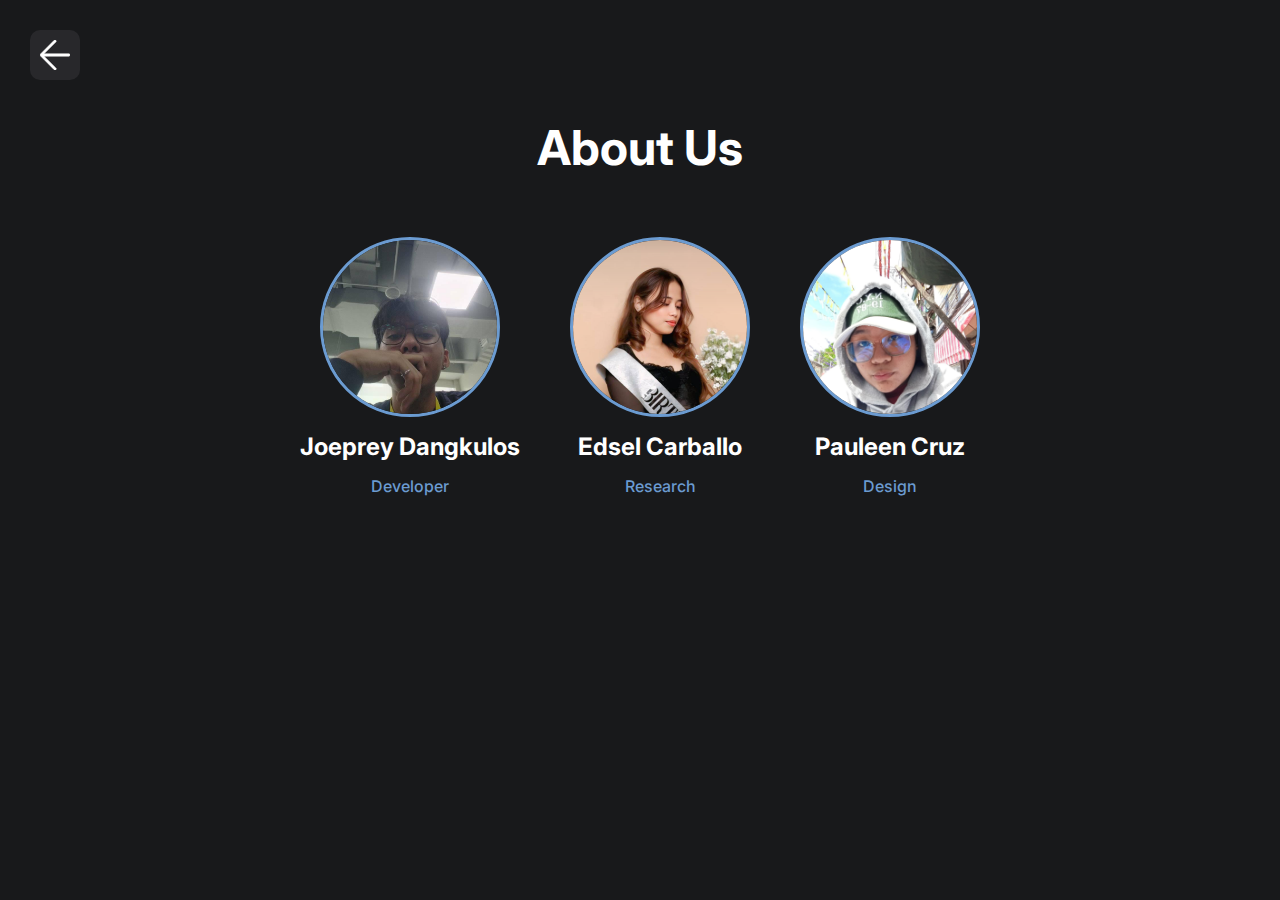
<file: about.html>
<!DOCTYPE html>
<html lang="en">
<head>
    <meta charset="UTF-8">
    <meta name="viewport" content="width=device-width, initial-scale=1.0">
    <title>About Us - FocusPad</title>
    <link rel="stylesheet" href="styles/about.css">
</head>
<body>
    <div class="back-btn">
        <div>
            <img src="src/img/back-arrow.svg" alt="back" width="30px" height="30px">
        </div>
    </div>

    <div class="about-container">
        <h1>About Us</h1>
        
        <div class="team-container">
            <div class="team-member">
                <img src="src/img/team/joeprey.jpg" alt="Joeprey Dangkulos" class="member-photo">
                <h2>Joeprey Dangkulos</h2>
                <p class="member-title">Developer</p>
            </div>

            <div class="team-member">
                <img src="src/img/team/edsel.png" alt="Edsel Carballo" class="member-photo">
                <h2>Edsel Carballo</h2>
                <p class="member-title">Research</p>
            </div>

            <div class="team-member">
                <img src="src/img/team/pauleen.jpeg" alt="Pauleen Cruz" class="member-photo">
                <h2>Pauleen Cruz</h2>
                <p class="member-title">Design</p>
            </div>
        </div>
    </div>
    <script>
        const back = document.querySelector(".back-btn")
        back.addEventListener("click", () => {
            window.history.back();
        })
    </script>
</body>
</html>
</file>
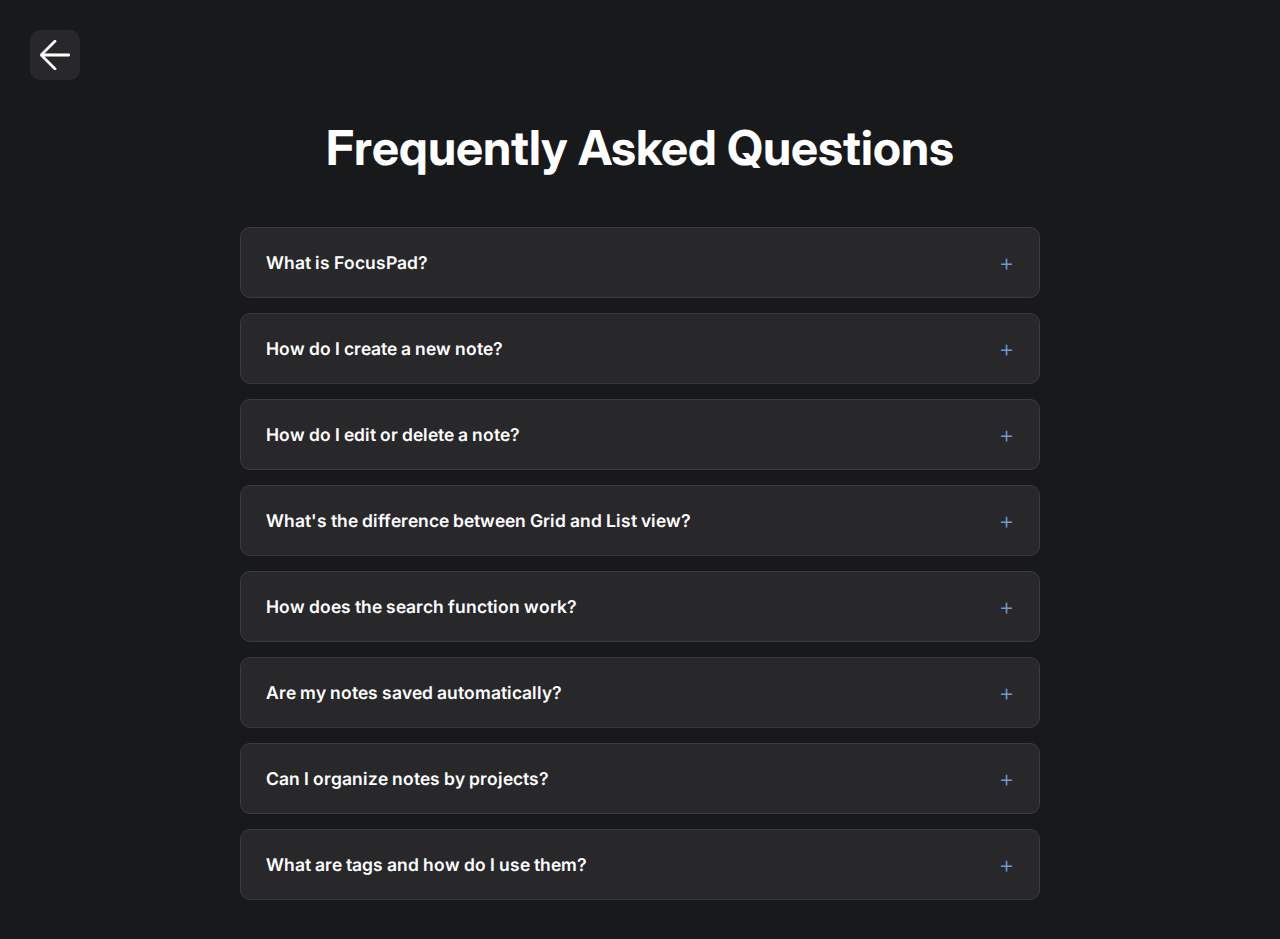
<file: faq.html>
<!DOCTYPE html>
<html lang="en">
<head>
    <meta charset="UTF-8">
    <meta name="viewport" content="width=device-width, initial-scale=1.0">
    <title>FAQ - FocusPad</title>
    <link rel="stylesheet" href="styles/faq.css">
</head>
<body>
    <div class="back-btn">
        <a href="index.html">
            <img src="src/img/back-arrow.svg" alt="back" width="30px" height="30px">
        </a>
    </div>

    <div class="faq-container">
        <h1>Frequently Asked Questions</h1>
        
        <div class="faq-list">
            <div class="faq-item">
                <div class="faq-question">
                    <h3>What is FocusPad?</h3>
                    <span class="faq-icon">+</span>
                </div>
                <div class="faq-answer">
                    <p>FocusPad is a simple and elegant note-taking application designed to help you organize your tasks, notes, and projects efficiently. With both grid and list views, you can manage your work the way that suits you best.</p>
                </div>
            </div>

            <div class="faq-item">
                <div class="faq-question">
                    <h3>How do I create a new note?</h3>
                    <span class="faq-icon">+</span>
                </div>
                <div class="faq-answer">
                    <p>Click the "+" button at the bottom right corner of the screen. A popup will appear where you can enter your note's title, description, tags, project name, and due date. Click "Save" to create your note.</p>
                </div>
            </div>

            <div class="faq-item">
                <div class="faq-question">
                    <h3>How do I edit or delete a note?</h3>
                    <span class="faq-icon">+</span>
                </div>
                <div class="faq-answer">
                    <p>To edit: Click on any note block or sidebar item to open it in edit mode. Make your changes and click "Save".<br>To delete: Right-click on any note block or sidebar item, then confirm the deletion in the popup.</p>
                </div>
            </div>

            <div class="faq-item">
                <div class="faq-question">
                    <h3>What's the difference between Grid and List view?</h3>
                    <span class="faq-icon">+</span>
                </div>
                <div class="faq-answer">
                    <p>Grid view displays your notes as cards in a flexible grid layout, perfect for visual browsing. List view shows notes in a single column with all information displayed horizontally, ideal for quick scanning and detailed information at a glance.</p>
                </div>
            </div>

            <div class="faq-item">
                <div class="faq-question">
                    <h3>How does the search function work?</h3>
                    <span class="faq-icon">+</span>
                </div>
                <div class="faq-answer">
                    <p>Type in the search bar at the top of the sidebar. FocusPad will instantly filter your notes based on matches in titles, descriptions, project names, and tags. The search is case-insensitive and updates in real-time.</p>
                </div>
            </div>

            <div class="faq-item">
                <div class="faq-question">
                    <h3>Are my notes saved automatically?</h3>
                    <span class="faq-icon">+</span>
                </div>
                <div class="faq-answer">
                    <p>Yes! All your notes are automatically saved to your browser's local storage when you click the "Save" button. Your notes will persist even after closing the browser.</p>
                </div>
            </div>

            <div class="faq-item">
                <div class="faq-question">
                    <h3>Can I organize notes by projects?</h3>
                    <span class="faq-icon">+</span>
                </div>
                <div class="faq-answer">
                    <p>Yes! When creating or editing a note, you can assign it to a project. Project tags will appear on your notes with a blue border, making it easy to identify related notes at a glance.</p>
                </div>
            </div>

            <div class="faq-item">
                <div class="faq-question">
                    <h3>What are tags and how do I use them?</h3>
                    <span class="faq-icon">+</span>
                </div>
                <div class="faq-answer">
                    <p>Tags are keywords you can add to your notes for better organization. When creating a note, enter tags separated by commas (e.g., "urgent, work, meeting"). You can then search for notes using these tags.</p>
                </div>
            </div>
        </div>
    </div>

    <script src="js/faq.js"></script>
</body>
</html>
</file>
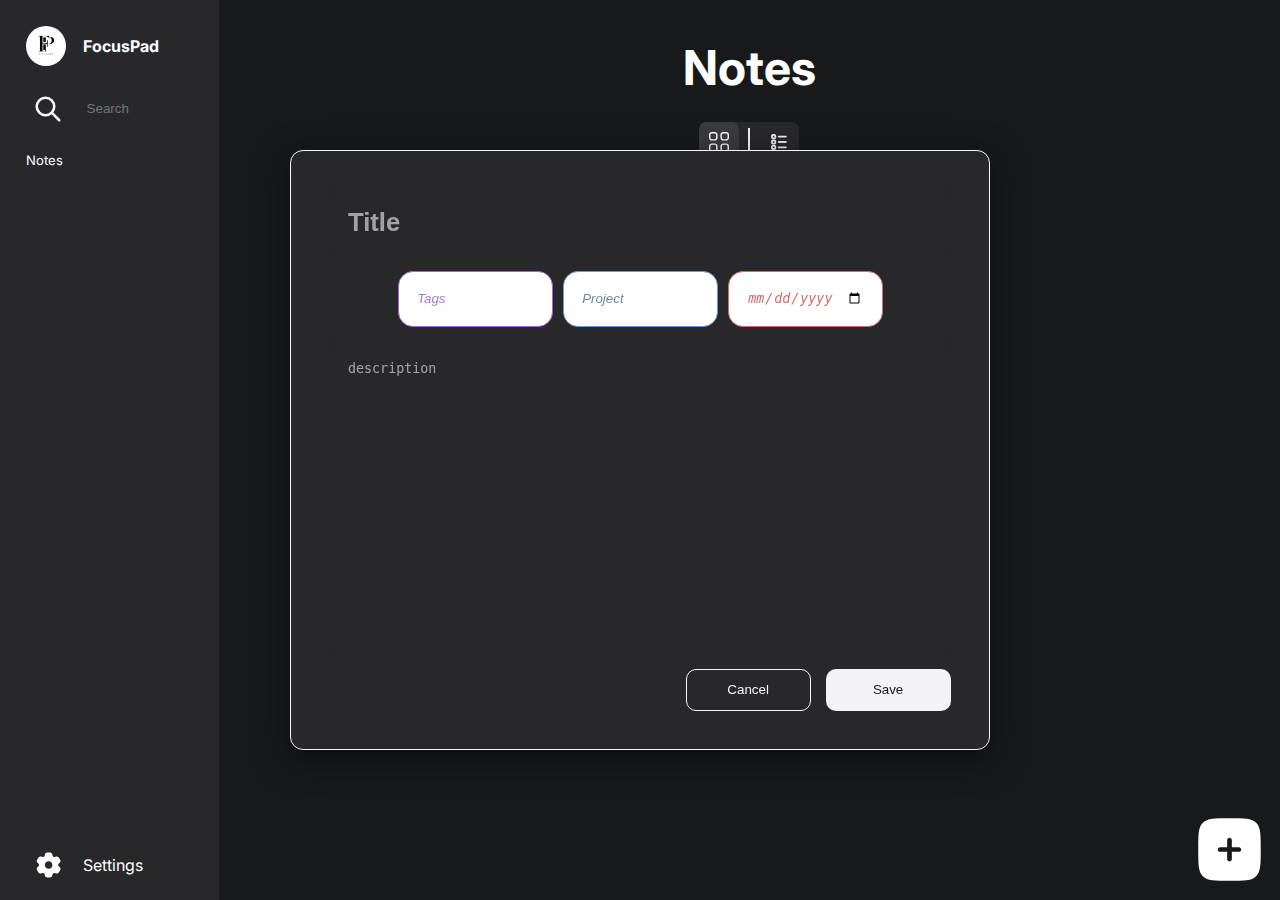
<file: home.html>
<!DOCTYPE html>
<html lang="en">

<head>
    <meta charset="UTF-8">
    <meta name="viewport" content="width=device-width, initial-scale=1.0">
    <title>Notes 2025</title>
    <link rel="stylesheet" href="styles\styles.css">
</head>

<body>
    <nav>
        <div class="app-name">
            <img src="src\img\landing\f.png" alt=" logo">
            <p class="logo-name">FocusPad</p>
        </div>

        <div class="search-cont">
            <img src="src\img\search-dark.svg" alt="search icon" width="30px" height="30px">
            <input type="text" name="search" class="search-txt" placeholder="Search">
        </div>

        <div class="notes-nav-cont">
            <p>Notes</p>
            <div class="notes-list">
                <div class="note-item">
                    <img src="src\img\notes-dark.svg" width="30px" height="30px" alt="note-icon">
                    <p>Note 1</p>
                </div>
                <div class="note-item">
                    <img src="src\img\notes-dark.svg" width="30px" height="30px" alt="note-icon">
                    <p>Note 2</p>
                </div>
            </div>
        </div>

        <div class="settings-cont">
            <img src="src\img\set-white.svg" width="30px" height="30px" alt="setings icon">
            <p>Settings</p>
        </div>
    </nav>
    <main>
        <h1>Notes</h1>

        <div class="display-type">
            <div class="list-grid-cont">
                <img src="src\img\grid-dark.svg" alt="grid btn dark mode" width="20px" height="20px" class="grid-btn">
                <div class="spacer-div"></div>
                <img src="src\img\list-dark.svg" alt="list btn dark mode" class="list-btn" width="25px" height="25px">
            </div>
        </div>

        <div class="cont-for-notes ">
            <div class="block grid-style-block">
                <h2>Title</h2>
                <div>
                    <p class="project-display">Project</p>
                    <p class="due-display">Due on...</p>
                </div> 
                <p>description</p>
            </div>
            <div class="block grid-style-block">
                <h2>Title</h2>
                <p>description</p>
            </div>
            <div class="block grid-style-block">
                <h2>Title</h2>
                <p>description</p>
            </div>
            <div class="block grid-style-block">
                <h2>Title</h2>
                <p>description</p>
            </div>
            <div class="block grid-style-block">
                <h2>Title</h2>
                <p>description</p>
            </div>
            <div class="block grid-style-block">
                <h2>Title</h2>
                <p>description</p>
            </div>v
        </div>

        <img src="src\img\add-dark.svg" alt="add new" width="75px" height="75px" class="add-btn">
    </main>

    <div class="opened-block">
                <input type="text" placeholder="Title" name="title" class="block-title" >
                <div class="cont-for-extras">
                    <input type="text" placeholder="Tags" name="tags" class="tags">
                    <input type="text" placeholder="Project" name="project" class="project">
                    <input type="date" placeholder="Due Date" name="due-date" class="due-date">
                </div>
                <textarea name="description" placeholder="description"  name="description" class="description"></textarea>
                <div class="buttons">
                    <button class="cancel-btn">Cancel</button>
                    <button class="save-btn">Save</button>
                </div>
    </div>

    <script type="module" src="js\app.js"></script>
</body>
</html>
</file>
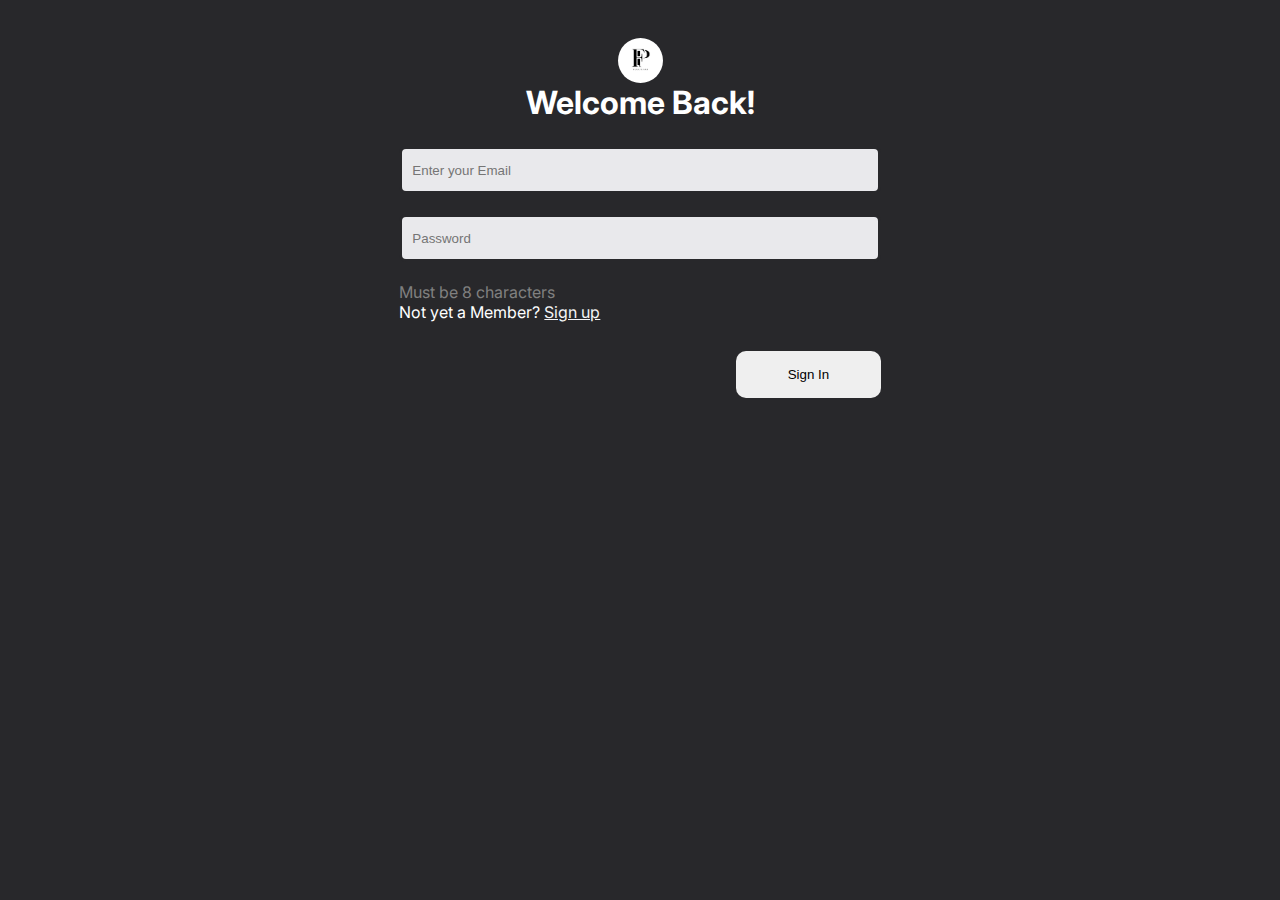
<file: signin.html>
<!DOCTYPE html>
<html lang="en">

<head>
    <meta charset="UTF-8">
    <meta name="viewport" content="width=device-width, initial-scale=1.0">
    <title>FocusPad - Sign In</title>
    <link rel="stylesheet" href="styles\signin.css">
</head>

<body>

    <img src="src\img\landing\f.png" alt="logo" height="45px" width="45px">
    <h1>Welcome Back!</h1>

    <form action="">

        <input type="email" name="" id="Email" placeholder="Enter your Email">
        <input type="text" name="" id="pass" placeholder="Password">

        <div>
            <p class="eight-chars">Must be 8 characters</p>
            <p>Not yet a Member? <span><a href="signUp.html">Sign up</a></span></p>
        </div>

        <div class="submit-btn">
            <button><a href="home.html">Sign In</a></button>
        </div>
    </form>

    <script type="module" src="js\signIn.js"></script>
</body>

</html>
</file>
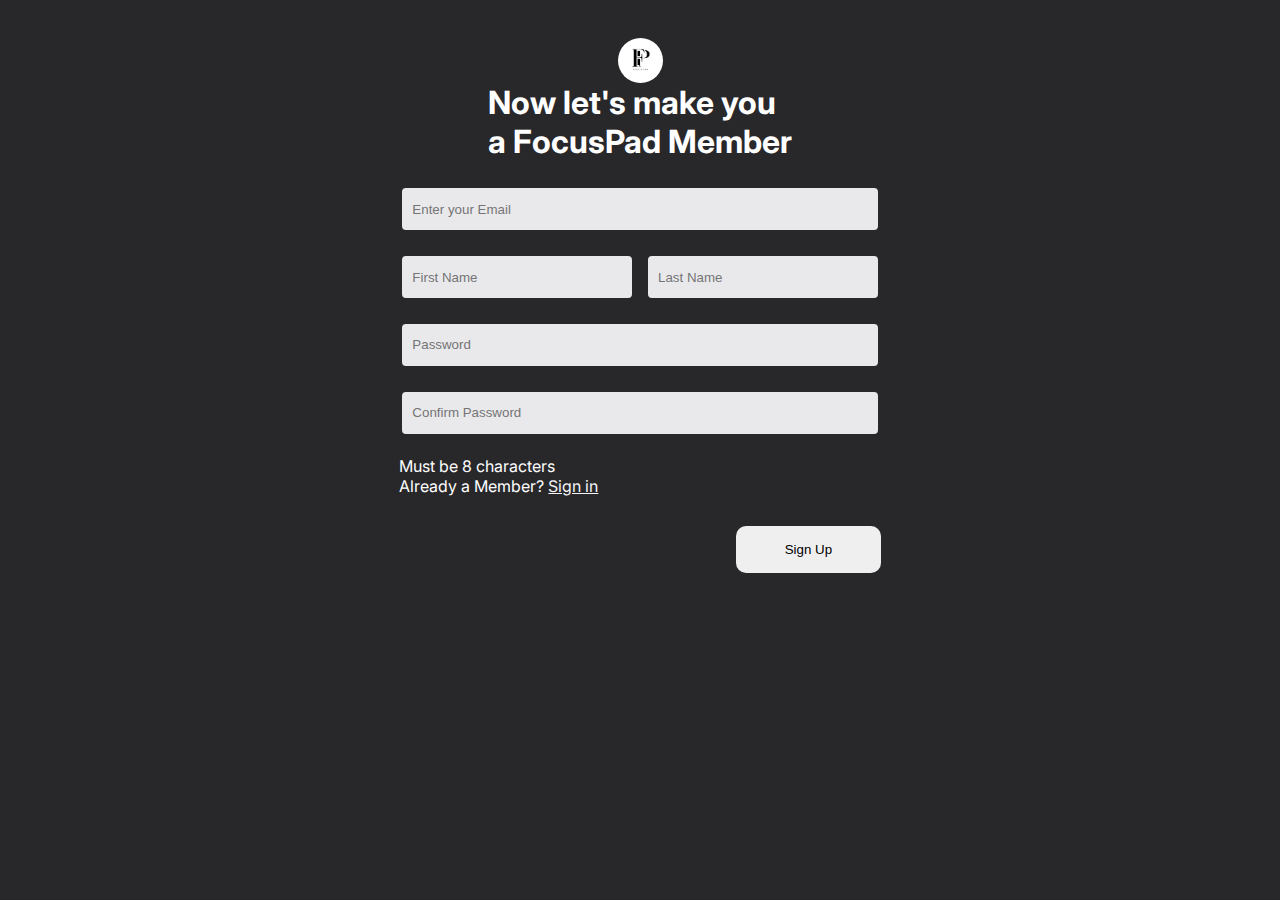
<file: signUp.html>
<!DOCTYPE html>
<html lang="en">

<head>
    <meta charset="UTF-8">
    <meta name="viewport" content="width=device-width, initial-scale=1.0">
    <title>FocusPad - Sign Up</title>
    <link rel="stylesheet" href="styles\signin.css">
</head>

<body>

    <img src="src\img\landing\f.png" alt="logo" height="45px" width="45px">
    <h1>Now let's make you <br> a FocusPad Member</h1>

    <form action="">

        <input type="email" name="" id="" placeholder="Enter your Email">

        <div class="fullname">
            <input type="text" name="" id="" placeholder="First Name">
            <input type="text" name="" id="" placeholder="Last Name">
        </div>

        <input type="text" name="" id="" placeholder="Password">
        <input type="text" name="" id="" placeholder="Confirm Password">

        <div>
            <p>Must be 8 characters</p>
            <p>Already a Member? <span><a href="signIn.html">Sign in</a></span></p>
        </div>

        <div class="submit-btn">
            <button><a href="home.html">Sign Up</a></button>
        </div>

    </form>
</body>

</html>
</file>
<file: styles/about.css>
@import url('https://fonts.googleapis.com/css2?family=Inter:ital,opsz,wght@0,14..32,100..900;1,14..32,100..900&display=swap');

* {
    margin: 0;
    padding: 0;
    box-sizing: border-box;
}

body {
    font-family: "Inter", -apple-system, BlinkMacSystemFont, "Segoe UI", Roboto, Oxygen, Ubuntu, Cantarell, "Open Sans", "Helvetica Neue", sans-serif;
    background-color: #18191B;
    color: #F4F4F6;
    min-height: 100vh;
    padding: 3%;
}

.back-btn {
    position: fixed;
    top: 30px;
    left: 30px;
    cursor: pointer;
    transition: transform 0.3s ease;
}

.back-btn:hover {
    transform: scale(1.1);
}

.back-btn div {
    display: flex;
    align-items: center;
    justify-content: center;
    padding: 10px;
    background-color: #28282B;
    border-radius: 10px;
    transition: background-color 0.3s ease;
}

.back-btn div:hover {
    background-color: #3A3A3F;
}

.about-container {
    max-width: 1200px;
    margin: 0 auto;
    padding-top: 80px;
    text-align: center;
}

.about-container h1 {
    font-size: 3rem;
    margin-bottom: 60px;
    color: white;
}

.team-container {
    display: flex;
    justify-content: center;
    gap: 50px;
    flex-wrap: wrap;
}

.team-member {
    display: flex;
    flex-direction: column;
    align-items: center;
    gap: 15px;
    transition: transform 0.3s ease;
}

.team-member:hover {
    transform: translateY(-10px);
}

.member-photo {
    width: 180px;
    height: 180px;
    border-radius: 50%;
    object-fit: cover;
    border: 3px solid #6B9BD1;
    transition: border-color 0.3s ease;
}

.team-member:hover .member-photo {
    border-color: #5A8BC0;
}

.team-member h2 {
    font-size: 1.5rem;
    color: white;
    margin: 0;
}

.member-title {
    font-size: 1rem;
    color: #6B9BD1;
    font-weight: 500;
}
</file>
<file: styles/faq.css>
@import url('https://fonts.googleapis.com/css2?family=Inter:ital,opsz,wght@0,14..32,100..900;1,14..32,100..900&display=swap');

* {
    margin: 0;
    padding: 0;
    box-sizing: border-box;
}

body {
    font-family: "Inter", -apple-system, BlinkMacSystemFont, "Segoe UI", Roboto, Oxygen, Ubuntu, Cantarell, "Open Sans", "Helvetica Neue", sans-serif;
    background-color: #18191B;
    color: #F4F4F6;
    min-height: 100vh;
    padding: 3%;
}

.back-btn {
    position: fixed;
    top: 30px;
    left: 30px;
    cursor: pointer;
    transition: transform 0.3s ease;
    z-index: 100;
}

.back-btn:hover {
    transform: scale(1.1);
}

.back-btn a {
    display: flex;
    align-items: center;
    justify-content: center;
    padding: 10px;
    background-color: #28282B;
    border-radius: 10px;
    transition: background-color 0.3s ease;
}

.back-btn a:hover {
    background-color: #3A3A3F;
}

.faq-container {
    max-width: 800px;
    margin: 0 auto;
    padding-top: 80px;
}

.faq-container h1 {
    font-size: 3rem;
    margin-bottom: 50px;
    color: white;
    text-align: center;
}

.faq-list {
    display: flex;
    flex-direction: column;
    gap: 15px;
}

.faq-item {
    background-color: #28282B;
    border: 1px solid #3A3A3F;
    border-radius: 10px;
    overflow: hidden;
    transition: all 0.3s ease;
}

.faq-item:hover {
    border-color: #6B9BD1;
}

.faq-question {
    display: flex;
    justify-content: space-between;
    align-items: center;
    padding: 20px 25px;
    cursor: pointer;
    transition: background-color 0.3s ease;
}

.faq-question:hover {
    background-color: #3A3A3F;
}

.faq-question h3 {
    font-size: 1.1rem;
    color: white;
    font-weight: 600;
}

.faq-icon {
    font-size: 1.5rem;
    color: #6B9BD1;
    transition: transform 0.3s ease;
    font-weight: 300;
}

.faq-item.active .faq-icon {
    transform: rotate(45deg);
}

.faq-answer {
    max-height: 0;
    overflow: hidden;
    transition: max-height 0.3s ease, padding 0.3s ease;
}

.faq-item.active .faq-answer {
    max-height: 500px;
    padding: 0 25px 20px 25px;
}

.faq-answer p {
    color: #F4F4F6;
    line-height: 1.6;
    opacity: 0.9;
}

/* Scrollbar styling */
::-webkit-scrollbar {
    width: 8px;
}

::-webkit-scrollbar-track {
    background: #28282B;
}

::-webkit-scrollbar-thumb {
    background: #3A3A3F;
    border-radius: 4px;
}

::-webkit-scrollbar-thumb:hover {
    background: #4A4A4F;
}
</file>
